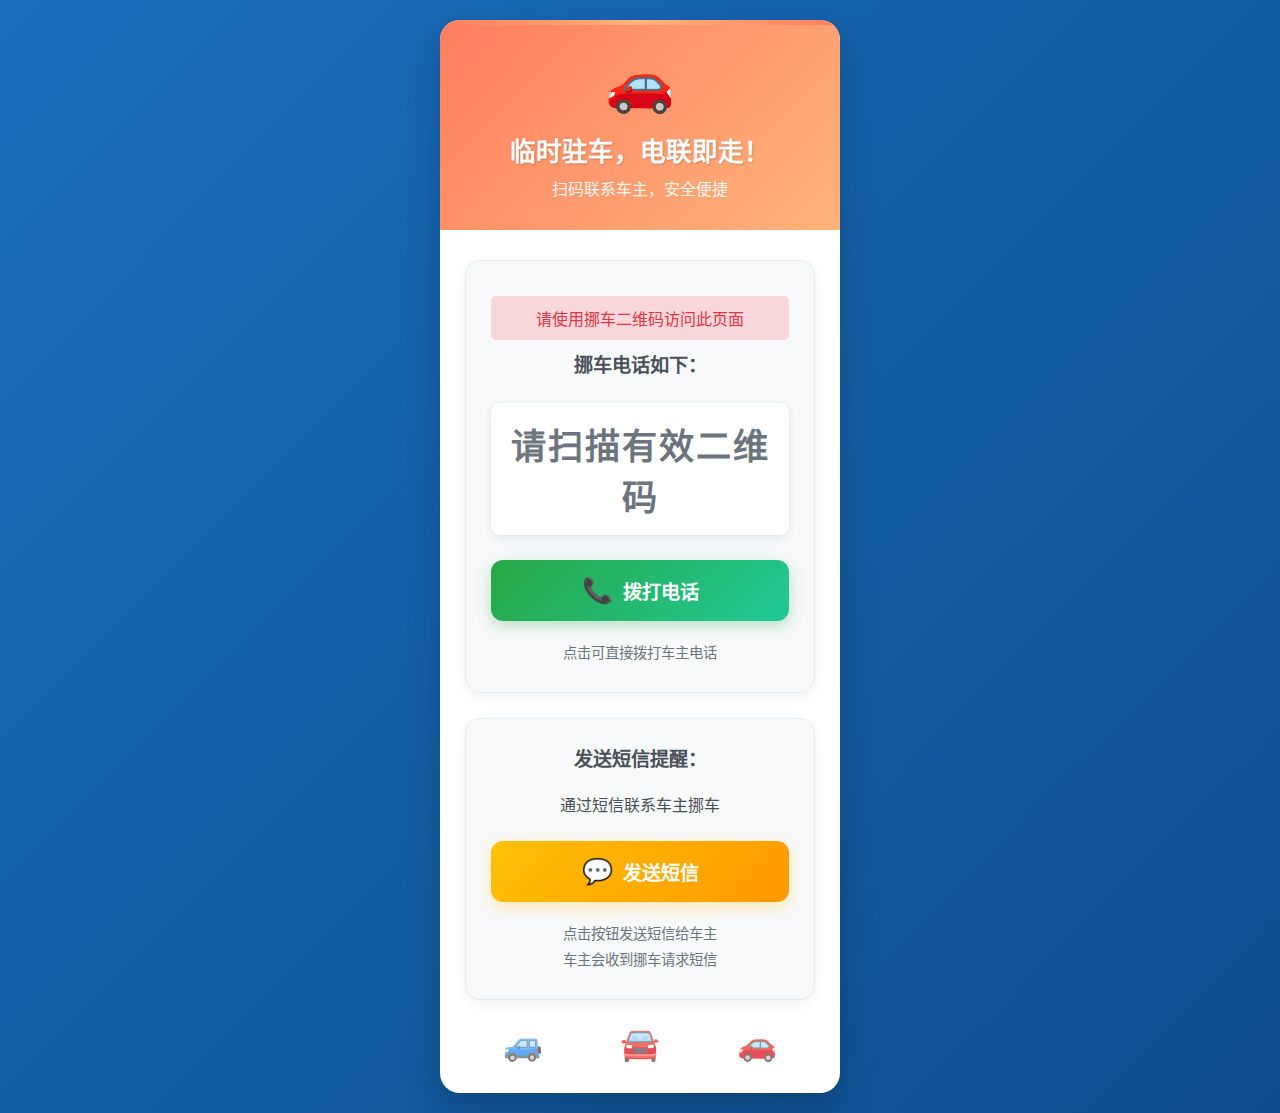
<file: index.html>
<!DOCTYPE html>
<html lang="zh-CN">
<head>
    <meta charset="UTF-8">
    <meta name="viewport" content="width=device-width, initial-scale=1.0">
    <title>挪车服务</title>
    <link rel="stylesheet" href="style.css">
</head>
<body>
    <div class="container">
        <div class="header">
            <div class="car-icon">🚗</div>
            <h1>临时驻车，电联即走！</h1>
            <p>扫码联系车主，安全便捷</p>
        </div>
        
        <div class="content">
            <div class="contact-card">
                <div class="card-header">
                    <h2>挪车电话如下：</h2>
                </div>
                
                <div class="phone-number" id="phoneDisplay">
                    请扫描二维码
                </div>
                
                <div class="action-section">
                    <button class="call-button" onclick="callNumber()">
                        <span class="button-icon">📞</span>
                        拨打电话
                    </button>
                </div>
                
                <div class="footer-note">
                    <p>点击可直接拨打车主电话</p>
                </div>
            </div>
            
            <!-- 新增短信功能区块 -->
            <div class="contact-card">
                <div class="card-header">
                    <h2>发送短信提醒：</h2>
                </div>
                
                <div class="sms-info">
                    <p>通过短信联系车主挪车</p>
                </div>
                
                <div class="action-section">
                    <button class="call-button sms-button" onclick="sendSMS()">
                        <span class="button-icon">💬</span>
                        发送短信
                    </button>
                </div>
                
                <div class="footer-note">
                    <p>点击按钮发送短信给车主</p>
                    <p>车主会收到挪车请求短信</p>
                </div>
            </div>
            
            <div class="decoration">
                <div class="decoration-item">🚙</div>
                <div class="decoration-item">🚘</div>
                <div class="decoration-item">🚗</div>
            </div>
        </div>
    </div>

    <script src="script.js"></script>
    <script>
        // 发送短信功能
        function sendSMS() {
            try {
                const phoneDisplay = document.getElementById('phoneDisplay');
                const realPhone = phoneDisplay.dataset.realPhone;
                
                if (realPhone && validatePhoneNumber(realPhone)) {
                    // 构造短信内容
                    const message = encodeURIComponent('您好，您的车辆挡住了我的通行，请您尽快挪车。');
                    
                    // 使用sms:协议发送短信
                    window.location.href = `sms:${realPhone}?body=${message}`;
                } else {
                    showError('无法获取有效的电话号码');
                }
            } catch (error) {
                console.error('发送短信时出错:', error);
                showError('发送短信失败，请稍后重试');
            }
        }
        
        // 为短信按钮添加交互效果
        document.addEventListener('DOMContentLoaded', function() {
            const smsButton = document.querySelector('.sms-button');
            if (smsButton) {
                smsButton.addEventListener('mousedown', function() {
                    this.style.transform = 'scale(0.98)';
                });
                
                smsButton.addEventListener('mouseup', function() {
                    this.style.transform = '';
                });
                
                smsButton.addEventListener('touchstart', function() {
                    this.style.transform = 'scale(0.98)';
                });
                
                smsButton.addEventListener('touchend', function() {
                    this.style.transform = '';
                });
            }
        });
    </script>
</body>
</html>
</file>
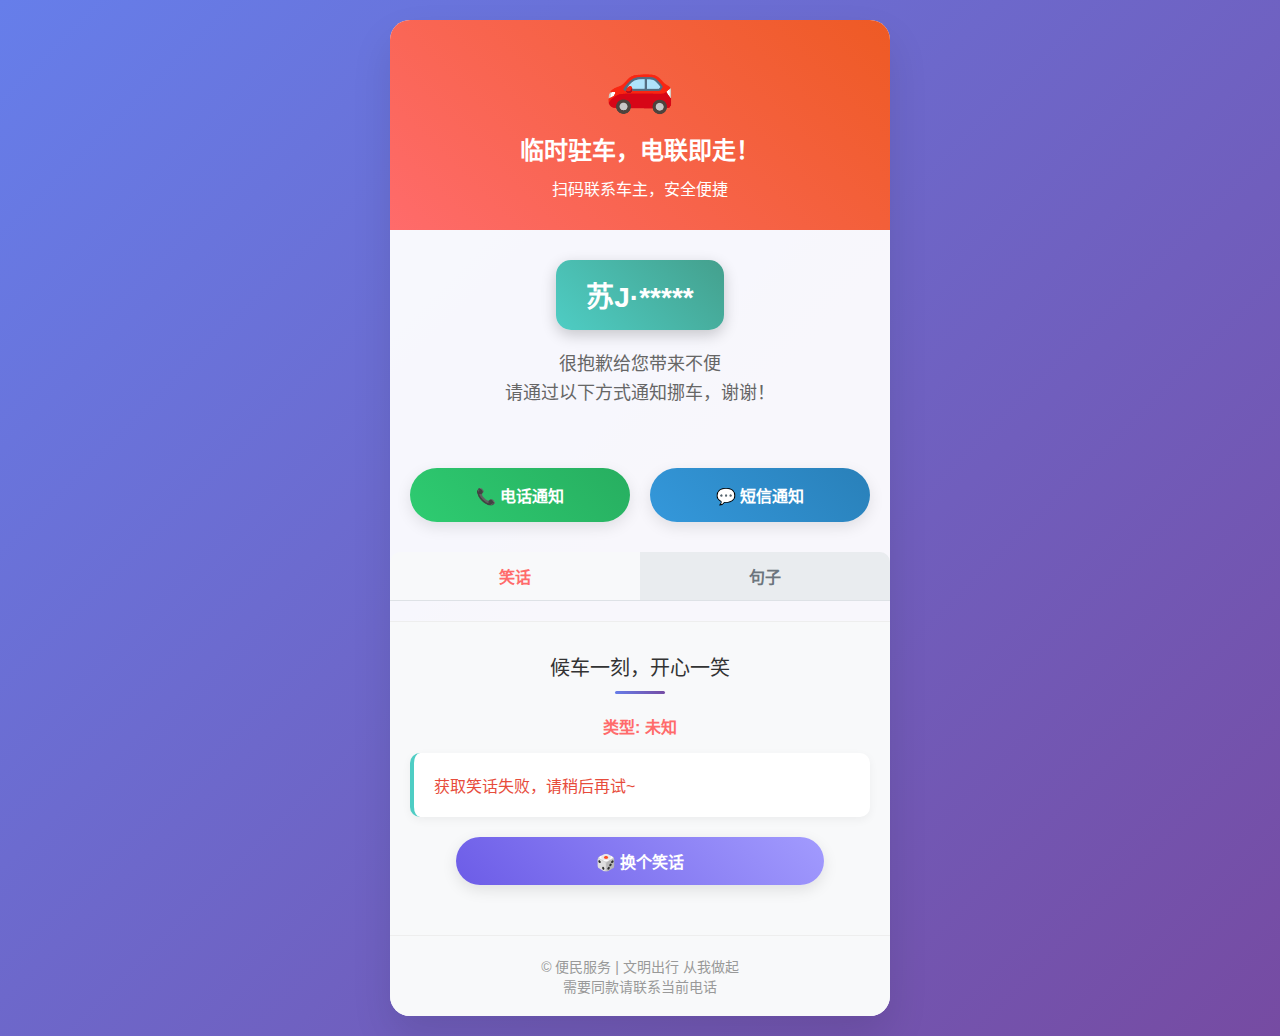
<file: movecar.html>
<!DOCTYPE html>
<html lang="zh-CN">
<head>
  <meta charset="utf-8">
  <meta http-equiv="X-UA-Compatible" content="IE=edge">
  <meta name="viewport" content="width=device-width, initial-scale=1.0">
  <title>便民挪车服务</title>
  <style>
    * {
      margin: 0;
      padding: 0;
      box-sizing: border-box;
    }
    
    body {
      font-family: 'PingFang SC', '微软雅黑', Arial, sans-serif;
      background: linear-gradient(135deg, #667eea 0%, #764ba2 100%);
      min-height: 100vh;
      padding: 20px;
    }
    
    .container {
      max-width: 500px;
      margin: 0 auto;
      background: rgba(255, 255, 255, 0.95);
      border-radius: 20px;
      box-shadow: 0 20px 40px rgba(0, 0, 0, 0.1);
      overflow: hidden;
    }
    
    .car-icon {
    font-size: 3.5em;
    margin-bottom: 15px;
    animation: bounce 2s infinite;
    }
    
    @keyframes bounce {
    0%, 100% { transform: translateY(0); }
    50% { transform: translateY(-10px); }
    }
    
    .header {
      background: linear-gradient(45deg, #ff6b6b, #ee5a24);
      color: white;
      text-align: center;
      padding: 30px 20px;
    }
    
    .header h1 {
      font-size: 24px;
      margin-bottom: 10px;
    }
    
    .car-info {
      text-align: center;
      padding: 30px 20px;
    }
    
    .license-plate {
      display: inline-block;
      background: linear-gradient(45deg, #4ecdc4, #44a08d);
      color: white;
      font-size: 28px;
      font-weight: bold;
      padding: 15px 30px;
      border-radius: 15px;
      box-shadow: 0 5px 15px rgba(0, 0, 0, 0.2);
      margin-bottom: 20px;
    }
    
    .message {
      color: #666;
      font-size: 18px;
      line-height: 1.6;
      margin-bottom: 30px;
    }
    
    .actions {
      display: flex;
      justify-content: center;
      gap: 20px;
      flex-wrap: wrap;
      padding: 0 20px 30px;
    }
    
    .action-btn {
      flex: 1;
      min-width: 120px;
      padding: 15px 20px;
      border-radius: 50px;
      text-align: center;
      text-decoration: none;
      font-weight: bold;
      font-size: 16px;
      transition: all 0.3s ease;
      box-shadow: 0 5px 15px rgba(0, 0, 0, 0.1);
    }
    
    .call-btn {
      background: linear-gradient(45deg, #2ecc71, #27ae60);
      color: white;
    }
    
    .sms-btn {
      background: linear-gradient(45deg, #3498db, #2980b9);
      color: white;
    }
    
    .action-btn:hover {
      transform: translateY(-3px);
      box-shadow: 0 8px 20px rgba(0, 0, 0, 0.2);
    }
    
    .action-btn:active {
      transform: translateY(-1px);
    }
    
    .joke-section, .sentence-section {
      background: #f8f9fa;
      padding: 30px 20px;
      border-top: 1px solid #eee;
    }
    
    .section-title {
      text-align: center;
      color: #333;
      font-size: 20px;
      margin-bottom: 20px;
      position: relative;
    }
    
    .section-title::after {
      content: '';
      display: block;
      width: 50px;
      height: 3px;
      background: linear-gradient(45deg, #667eea, #764ba2);
      margin: 10px auto;
      border-radius: 2px;
    }
    
    .joke-type, .sentence-type {
      text-align: center;
      color: #ff6b6b;
      font-weight: bold;
      font-size: 16px;
      margin-bottom: 15px;
    }
    
    .joke-item, .sentence-item {
      background: white;
      padding: 20px;
      margin-bottom: 15px;
      border-radius: 10px;
      box-shadow: 0 3px 10px rgba(0, 0, 0, 0.05);
      border-left: 4px solid #4ecdc4;
    }
    
    .sentence-content {
      font-size: 1.2rem;
      line-height: 1.6;
      color: #495057;
      text-align: center;
    }
    
    .author {
      text-align: right;
      margin-top: 15px;
      font-style: italic;
      color: #6c757d;
    }
    
    .source {
      text-align: right;
      margin-top: 10px;
      font-style: italic;
      color: #495057;
      font-size: 0.9rem;
    }
    
    .joke-item:last-child, .sentence-item:last-child {
      margin-bottom: 0;
    }
    
    .loading {
      text-align: center;
      padding: 20px;
      color: #666;
    }
    
    .error {
      color: #e74c3c;
    }
    
    .refresh-btn {
      display: block;
      width: 80%;
      margin: 20px auto;
      padding: 12px;
      background: linear-gradient(45deg, #6c5ce7, #a29bfe);
      color: white;
      border: none;
      border-radius: 50px;
      font-size: 16px;
      font-weight: bold;
      cursor: pointer;
      transition: all 0.3s ease;
      box-shadow: 0 5px 15px rgba(0, 0, 0, 0.1);
    }
    
    .refresh-btn:hover {
      transform: translateY(-3px);
      box-shadow: 0 8px 20px rgba(0, 0, 0, 0.15);
    }
    
    .tabs {
      display: flex;
      margin-bottom: 20px;
      border-bottom: 1px solid #dee2e6;
    }
    
    .tab {
      flex: 1;
      text-align: center;
      padding: 12px;
      cursor: pointer;
      font-weight: bold;
      color: #6c757d;
      background: #e9ecef;
      transition: all 0.3s ease;
    }
    
    .tab:first-child {
      border-radius: 10px 0 0 0;
    }
    
    .tab:last-child {
      border-radius: 0 10px 0 0;
    }
    
    .tab.active {
      background: #f8f9fa;
      color: #ff6b6b;
    }
    
    .tab-content {
      display: none;
    }
    
    .tab-content.active {
      display: block;
    }
    
    .footer {
      text-align: center;
      padding: 20px;
      color: #999;
      font-size: 14px;
      background: #f8f9fa;
      border-top: 1px solid #eee;
    }
    
    @media (max-width: 480px) {
      .actions {
        flex-direction: column;
        align-items: center;
      }
      
      .action-btn {
        width: 80%;
      }
      
      .license-plate {
        font-size: 24px;
        padding: 12px 25px;
      }
      
      .sentence-content {
        font-size: 1rem;
      }
      
    }
  </style>
</head>
<body>
  <div class="container">
    <div class="header">
      <div class="car-icon">🚗</div>
      <h1>临时驻车，电联即走！</h1>
      <p>扫码联系车主，安全便捷</p>
  </div>
    
    <div class="car-info">
      <div class="license-plate">苏J·*****</div>
      <div class="message">
        很抱歉给您带来不便<br>
        请通过以下方式通知挪车，谢谢！
      </div>
    </div>
    
    <div class="actions">
      <a class="action-btn call-btn" href="tel:19974825173">
        📞 电话通知
      </a>
      <a class="action-btn sms-btn" href="sms:19974825173;?&body=你好，车辆被挡，请尽快挪车，谢谢！">
        💬 短信通知
      </a>
    </div>
    
    <div class="tabs">
      <div class="tab active" data-tab="joke">笑话</div>
      <div class="tab" data-tab="sentence">句子</div>
    </div>
    
    <div class="tab-content active" id="joke-tab">
      <div class="joke-section">
        <div class="section-title">候车一刻，开心一笑</div>
        <div id="joke-type" class="joke-type">类型: 未知</div>
        <div id="joke-container">
          <div class="loading">正在加载笑话...</div>
        </div>
        <button id="refresh-joke" class="refresh-btn">🎲 换个笑话</button>
      </div>
    </div>
    
    <div class="tab-content" id="sentence-tab">
      <div class="sentence-section">
        <div class="section-title">每日一句，感悟人生</div>
        <div id="sentence-type" class="sentence-type">类型: 未知</div>
        <div id="sentence-container">
          <div class="loading">正在加载句子...</div>
        </div>
        <button id="refresh-sentence" class="refresh-btn">🌟 换个句子</button>
      </div>
    </div>
    
    <div class="footer">
      © 便民服务 | 文明出行 从我做起
      <br>需要同款请联系当前电话
    </div>
    
  </div>

  <script>
    // 类型映射
    const typeMap = {
      'a': '动画',
      'b': '漫画',
      'c': '游戏',
      'd': '文学',
      'e': '原创',
      'f': '网络',
      'g': '其他',
      'h': '影视',
      'i': '诗词',
      'j': '网易云',
      'k': '哲学',
      'l': '抖机灵'
    };
    
    // DOM元素
    const jokeContainer = document.getElementById('joke-container');
    const jokeTypeEl = document.getElementById('joke-type');
    const refreshJokeBtn = document.getElementById('refresh-joke');
    
    const sentenceContainer = document.getElementById('sentence-container');
    const sentenceTypeEl = document.getElementById('sentence-type');
    const refreshSentenceBtn = document.getElementById('refresh-sentence');
    
    const tabs = document.querySelectorAll('.tab');
    const tabContents = document.querySelectorAll('.tab-content');
    
    // 切换标签页
    tabs.forEach(tab => {
      tab.addEventListener('click', () => {
        const tabId = tab.getAttribute('data-tab');
        
        // 更新标签页激活状态
        tabs.forEach(t => t.classList.remove('active'));
        tabContents.forEach(c => c.classList.remove('active'));
        
        tab.classList.add('active');
        document.getElementById(`${tabId}-tab`).classList.add('active');
      });
    });
    
    // 更新笑话类型信息
    function updateJokeType(type) {
      jokeTypeEl.textContent = `类型: ${type || '未知'}`;
    }
    
    // 更新句子类型信息
    function updateSentenceType(type) {
      const typeName = typeMap[type] || '未知';
      sentenceTypeEl.textContent = `类型: ${typeName}`;
    }
    
    // 获取笑话内容并更新页面
    function fetchJokes() {
      // 显示加载状态
      jokeContainer.innerHTML = '<div class="loading">正在加载笑话...</div>';
      jokeContainer.classList.remove('error');
      
      var requestOptions = {
        method: 'GET',
        redirect: 'follow'
      };
      
      fetch("https://api.timelessq.com/joke", requestOptions)
        .then(response => response.text())
        .then(result => {
          try {
            // 尝试解析JSON响应
            const data = JSON.parse(result);
            let jokeText = '';
            let jokeType = '';
            
            // 根据返回的数据结构提取content字段和type字段
            if (data.data && data.data.content) {
              jokeText = data.data.content;
              jokeType = data.data.type || '';
            } else if (data.content) {
              jokeText = data.content;
              jokeType = data.type || '';
            } else {
              jokeText = result;
            }
            
            if (jokeText) {
              jokeContainer.innerHTML = `
                <div class="joke-item">
                  ${jokeText}
                </div>
              `;
            } else {
              jokeContainer.innerHTML = '<div class="joke-item">暂时没有笑话了，稍后再试~</div>';
            }
            
            // 更新类型信息
            updateJokeType(jokeType);
          } catch (e) {
            // 如果不是JSON格式，则直接显示文本内容
            jokeContainer.innerHTML = `
              <div class="joke-item">
                ${result}
              </div>
            `;
            
            // 更新类型信息
            updateJokeType('未知');
          }
        })
        .catch(error => {
          console.log('获取笑话失败:', error);
          jokeContainer.innerHTML = '<div class="joke-item error">获取笑话失败，请稍后再试~</div>';
        });
    }
    
    // 获取句子内容并更新页面
    function fetchSentence() {
      // 显示加载状态
      sentenceContainer.innerHTML = '<div class="loading">正在加载句子...</div>';
      sentenceContainer.classList.remove('error');
      
      var requestOptions = {
        method: 'GET',
        redirect: 'follow'
      };
      
      fetch("https://api.timelessq.com/sentence", requestOptions)
        .then(response => response.text())
        .then(result => {
          try {
            // 尝试解析JSON响应
            const data = JSON.parse(result);
            let sentenceText = '';
            let authorText = '';
            let sentenceType = '';
            let fromText = ''; // 来源信息
            
            // 根据返回的数据结构提取字段
            if (data.data && data.data.hitokoto) {
              sentenceText = data.data.hitokoto;
              authorText = data.data.from_who || '';
              sentenceType = data.data.type || '';
              fromText = data.data.from || ''; // 提取来源信息
            } else if (data.hitokoto) {
              sentenceText = data.hitokoto;
              authorText = data.from_who || '';
              sentenceType = data.type || '';
              fromText = data.from || ''; // 提取来源信息
            } else {
              sentenceText = result;
            }
            
            // 显示句子
            let html = `<div class="sentence-item">
                          <div class="sentence-content">${sentenceText}</div>`;
                          
            if (authorText) {
              html += `<div class="author">—— ${authorText}</div>`;
            } else {
              html += `<div class="author">—— 匿名</div>`;
            }
            
            // 添加来源信息显示
            if (fromText) {
              html += `<div class="source">出处: ${fromText}</div>`;
            }
            
            html += `</div>`;
            
            sentenceContainer.innerHTML = html;
            
            // 更新类型信息
            updateSentenceType(sentenceType);
          } catch (e) {
            // 如果不是JSON格式，则直接显示文本内容
            sentenceContainer.innerHTML = `
              <div class="sentence-item">
                <div class="sentence-content">${result}</div>
                <div class="author">—— 匿名</div>
              </div>
            `;
            
            // 更新类型信息
            updateSentenceType('未知');
          }
        })
        .catch(error => {
          console.log('获取句子失败:', error);
          sentenceContainer.innerHTML = '<div class="sentence-item error">获取句子失败，请稍后再试~</div>';
        });
    }
    
    // 页面加载完成后获取内容
    document.addEventListener('DOMContentLoaded', function() {
      fetchJokes();
      fetchSentence();
      
      // 绑定刷新按钮事件
      refreshJokeBtn.addEventListener('click', fetchJokes);
      refreshSentenceBtn.addEventListener('click', fetchSentence);
    });
  </script>
</body>
</html>
</file>
<file: style.css>
/* style.css */
* {
    margin: 0;
    padding: 0;
    box-sizing: border-box;
}

body {
    font-family: 'PingFang SC', 'Helvetica Neue', Arial, sans-serif;
    background: linear-gradient(135deg, #1a6dbb 0%, #0d4d8c 100%);
    color: #333;
    min-height: 100vh;
    display: flex;
    align-items: center;
    justify-content: center;
    padding: 20px;
}

.container {
    width: 100%;
    max-width: 400px;
    background: white;
    border-radius: 20px;
    box-shadow: 0 15px 35px rgba(0, 0, 0, 0.2);
    overflow: hidden;
}

.header {
    background: linear-gradient(135deg, #ff7e5f 0%, #feb47b 100%);
    color: white;
    padding: 30px 25px;
    text-align: center;
    position: relative;
}

.header::before {
    content: '';
    position: absolute;
    top: 0;
    left: 0;
    right: 0;
    height: 5px;
    background: linear-gradient(90deg, #ff7e5f, #feb47b, #ff7e5f);
}

.car-icon {
    font-size: 3.5em;
    margin-bottom: 15px;
    animation: bounce 2s infinite;
}

@keyframes bounce {
    0%, 100% { transform: translateY(0); }
    50% { transform: translateY(-10px); }
}

.header h1 {
    font-size: 1.6em;
    margin-bottom: 8px;
    font-weight: 700;
    text-shadow: 1px 1px 2px rgba(0, 0, 0, 0.2);
}

.header p {
    font-size: 1em;
    opacity: 0.9;
}

.content {
    padding: 30px 25px;
}

.contact-card {
    background: #f8f9fa;
    border-radius: 15px;
    padding: 25px;
    box-shadow: 0 5px 15px rgba(0, 0, 0, 0.05);
    margin-bottom: 25px;
    border: 1px solid #e9ecef;
}

.card-header {
    text-align: center;
    margin-bottom: 20px;
}

.card-header h2 {
    color: #495057;
    font-size: 1.2em;
    font-weight: 600;
}

.phone-number {
    font-size: 2.2em;
    font-weight: 700;
    text-align: center;
    color: #1a6dbb;
    margin: 25px 0;
    padding: 15px;
    background: white;
    border-radius: 10px;
    box-shadow: 0 3px 10px rgba(0, 0, 0, 0.08);
    letter-spacing: 2px;
    min-height: 80px;
    display: flex;
    align-items: center;
    justify-content: center;
}

.action-section {
    margin: 25px 0 15px;
}

.call-button {
    width: 100%;
    background: linear-gradient(135deg, #28a745 0%, #20c997 100%);
    color: white;
    border: none;
    padding: 16px 20px;
    border-radius: 12px;
    font-size: 1.2em;
    font-weight: 600;
    cursor: pointer;
    transition: all 0.3s ease;
    box-shadow: 0 5px 15px rgba(40, 167, 69, 0.3);
    display: flex;
    align-items: center;
    justify-content: center;
    gap: 10px;
}

.call-button:hover {
    transform: translateY(-3px);
    box-shadow: 0 8px 20px rgba(40, 167, 69, 0.4);
}

.call-button:active {
    transform: translateY(-1px);
}

.button-icon {
    font-size: 1.3em;
}

.footer-note {
    text-align: center;
    margin-top: 20px;
    color: #6c757d;
    font-size: 0.9em;
}

.footer-note p {
    margin: 5px 0;
}

.decoration {
    display: flex;
    justify-content: space-around;
    margin-top: 20px;
}

.decoration-item {
    font-size: 2em;
    opacity: 0.7;
    animation: float 3s ease-in-out infinite;
}

.decoration-item:nth-child(1) {
    animation-delay: 0s;
}

.decoration-item:nth-child(2) {
    animation-delay: 1s;
}

.decoration-item:nth-child(3) {
    animation-delay: 2s;
}

@keyframes float {
    0%, 100% { transform: translateY(0); }
    50% { transform: translateY(-10px); }
}

.error-message {
    color: #dc3545;
    background: #f8d7da;
    padding: 10px;
    border-radius: 5px;
    margin: 10px 0;
    text-align: center;
    display: none;
}

/* 响应式设计 */
@media (max-width: 480px) {
    .container {
        border-radius: 15px;
    }
    
    .header {
        padding: 25px 20px;
    }
    
    .header h1 {
        font-size: 1.4em;
    }
    
    .content {
        padding: 25px 20px;
    }
    
    .phone-number {
        font-size: 1.8em;
        min-height: 70px;
    }
    
    .call-button {
        padding: 14px 18px;
        font-size: 1.1em;
    }
}
/* 在 style.css 文件末尾添加以下样式 */

.sms-button {
    background: linear-gradient(135deg, #ffc107 0%, #ff9800 100%);
    box-shadow: 0 5px 15px rgba(255, 193, 7, 0.3);
}

.sms-button:hover {
    transform: translateY(-3px);
    box-shadow: 0 8px 20px rgba(255, 193, 7, 0.4);
}

.sms-button:active {
    transform: translateY(-1px);
}

.sms-info {
    text-align: center;
    margin: 15px 0;
    color: #495057;
    font-size: 1em;
}
</file>
